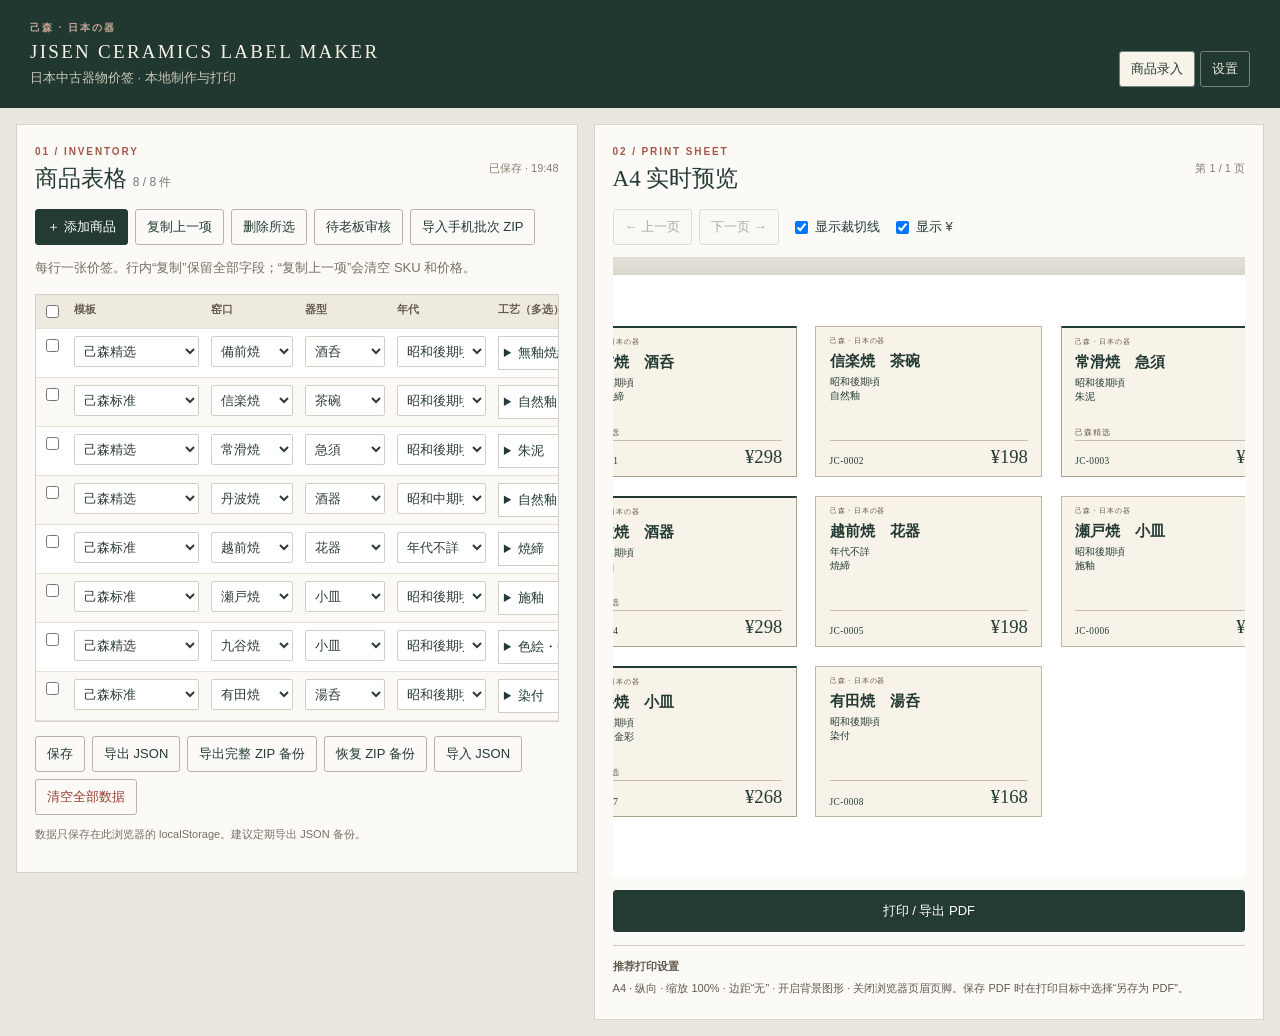
<file: index.html>
<!doctype html>
<html lang="zh-CN">
<head>
  <meta charset="utf-8">
  <meta name="viewport" content="width=device-width, initial-scale=1">
  <title>JISEN CERAMICS LABEL MAKER｜己森 日本の器</title>
  <link rel="stylesheet" href="style.css">
  <script src="pricing.js" defer></script>
  <script src="image-analysis.js" defer></script>
  <script src="app.js" defer></script>
  <script src="capture-core.js" defer></script>
  <script src="mobile-store.js" defer></script>
  <script src="vendor/jszip.min.js" defer></script>
  <script src="transfer.js" defer></script>
  <script src="import-rules.js" defer></script>
  <script src="pc-import.js" defer></script>
</head>
<body>
  <header class="topbar no-print">
    <div><div class="eyebrow">己森 · 日本の器</div><h1>JISEN CERAMICS LABEL MAKER</h1><p>日本中古器物价签 · 本地制作与打印</p></div>
    <nav><button id="editorTab" class="active">商品录入</button><button id="settingsTab">设置</button></nav>
  </header>

  <main class="workspace no-print" id="editorView">
    <section class="editor-panel">
      <div class="section-heading"><div><span class="eyebrow">01 / INVENTORY</span><h2>商品表格 <small id="itemCount"></small></h2></div><span id="saveStatus" role="status">本地自动保存</span></div>
      <div class="toolbar">
        <button id="addBtn" class="primary">＋ 添加商品</button><button id="copyLastBtn">复制上一项</button><button id="deleteSelectedBtn">删除所选</button><button id="reviewFilter">待老板审核</button><button id="importMobileBtn">导入手机批次 ZIP</button><input id="importMobileFile" type="file" accept=".zip,application/zip" hidden>
      </div>
      <p class="hint">每行一张价签。行内“复制”保留全部字段；“复制上一项”会清空 SKU 和价格。</p>
      <div class="table-scroll"><table><thead><tr><th><input type="checkbox" id="selectAll" aria-label="选择全部"></th><th>模板</th><th>窑口</th><th>器型</th><th>年代</th><th>工艺（多选）</th><th>作家</th><th>附件</th><th>品相</th><th>SKU</th><th>价格 ¥</th><th>建议价</th><th>定价 / AI</th><th>操作</th></tr></thead><tbody id="itemRows"></tbody></table></div>
      <div class="data-actions"><button id="saveBtn">保存</button><button id="exportBtn">导出 JSON</button><button id="pcZipBackup">导出完整 ZIP 备份</button><button id="pcZipRestore">恢复 ZIP 备份</button><input id="pcZipRestoreFile" type="file" accept=".zip,application/zip" hidden><button id="importBtn">导入 JSON</button><button id="clearBtn" class="danger">清空全部数据</button><input id="importFile" type="file" accept=".json,application/json" hidden></div>
      <p class="small-note">数据只保存在此浏览器的 localStorage。建议定期导出 JSON 备份。</p>
    </section>

    <section class="preview-panel">
      <div class="section-heading"><div><span class="eyebrow">02 / PRINT SHEET</span><h2>A4 实时预览</h2></div><span id="pageIndicator">第 1 / 1 页</span></div>
      <div class="preview-controls"><button id="prevPage">← 上一页</button><button id="nextPage">下一页 →</button><label class="switch"><input id="cutLines" type="checkbox" checked>显示裁切线</label><label class="switch"><input id="currencySymbol" type="checkbox" checked>显示 ¥</label></div>
      <div class="paper-viewport"><div id="screenPaper" class="paper"></div></div>
      <button id="printBtn" class="primary print-button">打印 / 导出 PDF</button>
      <div class="print-help"><strong>推荐打印设置</strong><p>A4 · 纵向 · 缩放 100% · 边距“无” · 开启背景图形 · 关闭浏览器页眉页脚。保存 PDF 时在打印目标中选择“另存为 PDF”。</p></div>
    </section>
  </main>

  <main id="settingsView" class="settings-view no-print" hidden><div class="section-heading"><div><span class="eyebrow">03 / SETTINGS</span><h2>设置</h2></div><button id="backBtn">返回商品录入</button></div><p class="hint">修改选项后立即保存。已录入商品的原值不会被改写。</p><div id="settingsGroups" class="settings-grid"></div><div id="pricingSettings"></div></main>

  <dialog id="pricingDialog" class="pricing-dialog no-print"><div class="dialog-head"><div><span class="eyebrow">JISEN CERAMICS PRICING ASSISTANT</span><h2 id="pricingTitle">辅助定价</h2></div><button id="closePricing" aria-label="关闭">×</button></div><div id="pricingContent"></div></dialog>
  <dialog id="researchDialog" class="pricing-dialog research-dialog no-print"><div class="dialog-head"><div><span class="eyebrow">RESEARCH / INVESTIGATION</span><h2 id="researchTitle">AI 辅助调查</h2></div><button id="closeResearch" aria-label="关闭">×</button></div><div id="researchContent"></div></dialog>
  <dialog id="imageDialog" class="pricing-dialog image-dialog no-print"><div class="dialog-head"><div><span class="eyebrow">IMAGE / HUMAN REVIEW</span><h2 id="imageTitle">图片分析</h2></div><button id="closeImage" aria-label="关闭">×</button></div><div id="imageContent"></div></dialog>
  <dialog id="mobileImportDialog" class="pricing-dialog no-print"><div class="dialog-head"><h2>手机批次导入预览</h2><button id="closeMobileImport">×</button></div><div id="mobileImportContent"></div></dialog>
  <dialog id="mobileReviewDialog" class="pricing-dialog no-print"><div class="dialog-head"><h2 id="mobileReviewTitle">老板审核</h2><button id="closeMobileReview">×</button></div><div id="mobileReviewContent"></div></dialog>
  <dialog id="pcPhotosDialog" class="pricing-dialog no-print"><div class="dialog-head"><h2>商品照片</h2><button id="closePcPhotos">×</button></div><div id="pcPhotosContent"></div></dialog>

  <div id="printPages" class="print-pages" aria-hidden="true"></div>
</body>
</html>
</file>
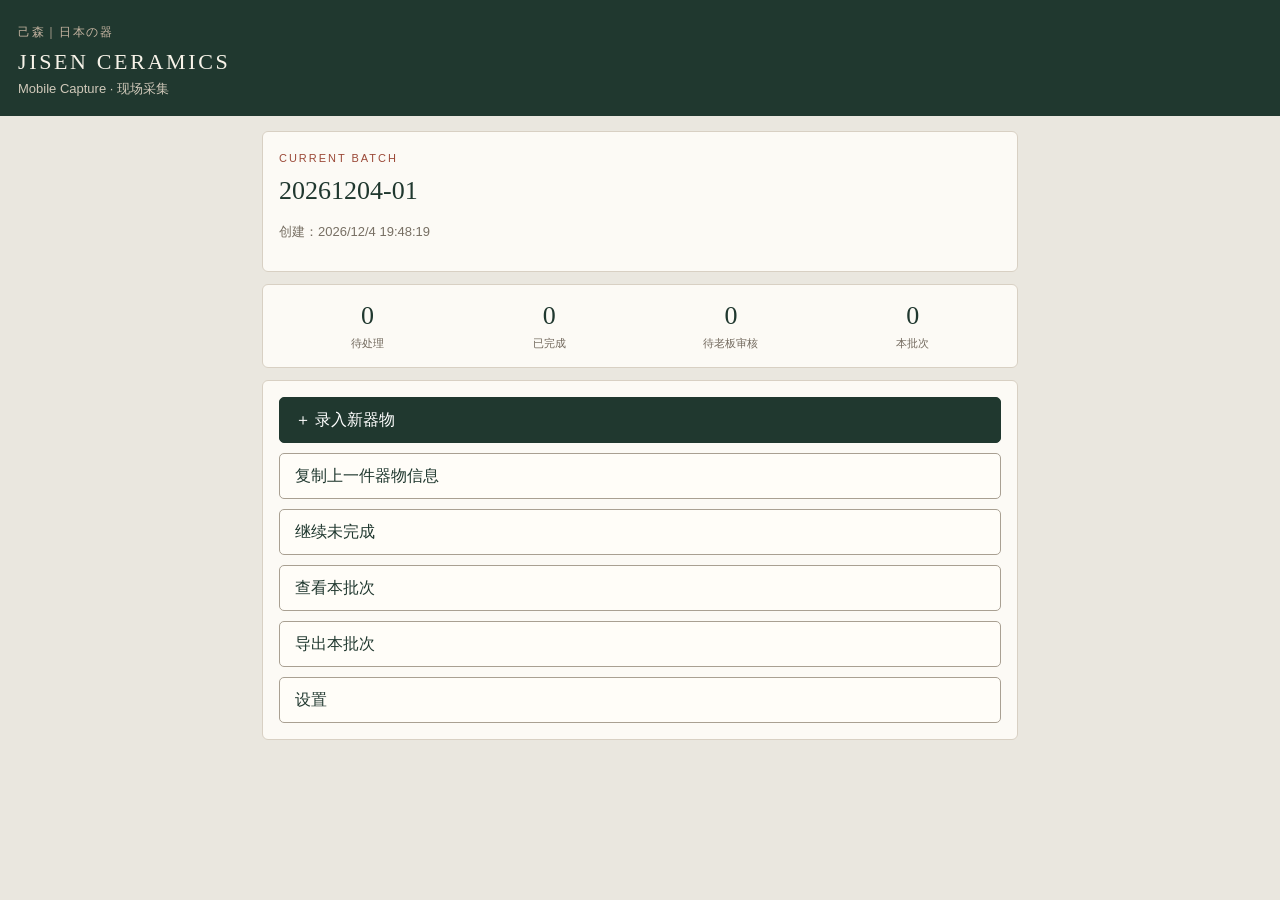
<file: mobile.html>
<!doctype html>
<html lang="zh-CN"><head><meta charset="utf-8"><meta name="viewport" content="width=device-width,initial-scale=1,viewport-fit=cover"><meta name="theme-color" content="#20382f"><link rel="manifest" href="manifest.webmanifest"><title>JISEN CERAMICS · Mobile Capture</title><link rel="stylesheet" href="mobile.css"><script src="pricing.js" defer></script><script src="capture-core.js" defer></script><script src="mobile-store.js" defer></script><script src="vendor/jszip.min.js" defer></script><script src="transfer.js" defer></script><script src="ai-config.js" defer></script><script src="vision-core.js" defer></script><script src="mobile.js" defer></script><script src="mobile-vision.js" defer></script></head>
<body>
<header class="mobile-head"><div class="mini">己森｜日本の器</div><h1>JISEN CERAMICS</h1><p>Mobile Capture · 现场采集</p></header>
<main>
  <section id="homeView" class="view"><div class="home-intro"><span class="eyebrow">CURRENT BATCH</span><h2 id="homeBatch">加载中</h2><p id="homeBatchTime"></p></div><div class="stats"><div><strong id="statDraft">0</strong><span>待处理</span></div><div><strong id="statReady">0</strong><span>已完成</span></div><div><strong id="statReview">0</strong><span>待老板审核</span></div><div><strong id="statTotal">0</strong><span>本批次</span></div></div><div class="home-actions"><button id="newProduct" class="primary">＋ 录入新器物</button><button id="copyPrevious">复制上一件器物信息</button><button id="continueDraft">继续未完成</button><button id="openBatch">查看本批次</button><button id="exportBatch">导出本批次</button><button id="openMobileSettings">设置</button></div><p id="homeStatus" class="status" role="status"></p></section>
  <section id="captureView" class="view" hidden><div class="view-bar"><button data-go="home">← 返回</button><span id="captureBadge" class="badge">未完成</span></div><h2>单件采集</h2><p class="small" id="captureBatch"></p><label class="field priority">SKU<input id="mSku" type="text" autocomplete="off" placeholder="JC-0231 · 可暂时留空"></label><section class="card"><h3>照片</h3><div id="photoSlots"></div><button id="mobileVision" hidden disabled>AI辅助识别</button><p id="mobileVisionHint" class="small">请先拍摄或选择照片。</p></section><section class="card"><h3>基础信息</h3><div id="basicFields"></div></section><details class="card"><summary>高级信息与定价因素</summary><div id="advancedFields"></div></details><section class="card price-card"><h3>规则建议价</h3><div id="priceSummary"></div><details><summary>为什么是这个价？</summary><div id="priceExplanation"></div></details><label class="field">暂定售价（PC 导入后仍可修改）<input id="mPrice" type="number" min="0" step="0.01" inputmode="decimal" placeholder="人工填写"></label><button id="useSuggested">采用建议价</button></section><section class="card"><label class="check"><input id="mOwnerReview" type="checkbox">提交老板审核</label><p id="reviewReasons" class="small"></p><label class="field">备注<textarea id="mNote" rows="3" placeholder="箱书、落款、异常等"></textarea></label><button id="mobileResearch" hidden>AI 辅助调查</button></section><div class="bottom-actions"><button id="saveCapture">保存</button><button id="saveNext" class="primary">保存并下一件</button></div><p id="captureStatusMessage" class="status" role="status"></p></section>
  <section id="batchView" class="view" hidden><div class="view-bar"><button data-go="home">← 返回</button></div><h2>本批次</h2><div id="batchMeta"></div><div class="row-actions"><button id="newBatch">新建批次</button><button id="endBatch">结束批次</button><button id="batchExport">导出本批次</button></div><div id="batchProducts"></div><p id="batchStatus" class="status" role="status"></p></section>
  <section id="mobileSettingsView" class="view" hidden><div class="view-bar"><button data-go="home">← 返回</button></div><h2>设置与备份</h2><div id="mobileSettingsContent"></div></section>
</main><dialog id="mobilePhotoDialog"><button id="closePhoto">关闭</button><img id="largePhoto" alt="商品照片大图"></dialog><dialog id="mobileResearchDialog"><button id="closeMobileResearch">关闭</button><h2>AI 辅助调查</h2><div id="mobileResearchContent"></div></dialog>
<dialog id="mobileVisionDialog"><button id="closeVision">关闭</button><h2 id="visionTitle">AI辅助识别</h2><div id="visionContent"><p id="visionStatus" role="status"></p></div></dialog>
</body></html>
</file>
<file: style.css>
:root{--paper:#f7f3e9;--ink:#243b34;--brown:#665747;--red:#a14d3b;--line:#d7cec0;--ui:#f3f0e9}*{box-sizing:border-box}body{margin:0;color:var(--ink);background:#e9e7e0;font-family:"Microsoft YaHei","PingFang SC",sans-serif;font-size:13px}button,input,select{font:inherit}button{border:1px solid #b9b2a6;background:#fbfaf6;color:var(--ink);border-radius:3px;padding:8px 11px;cursor:pointer;white-space:nowrap}button:hover{border-color:var(--ink)}button:disabled{opacity:.4;cursor:default}.primary{background:var(--ink);border-color:var(--ink);color:#fff}.danger{color:#9b3f32}.topbar{min-height:96px;display:flex;justify-content:space-between;align-items:end;padding:21px 30px;background:#20382f;color:#f6f1e8;gap:20px}.topbar h1{font-family:Georgia,serif;letter-spacing:.12em;font-weight:normal;font-size:19px;margin:6px 0}.topbar p{margin:0;color:#c9c6b9}.eyebrow{font-size:10px;letter-spacing:.19em;color:#a25948;font-weight:bold}.topbar .eyebrow{color:#c7a798}.topbar nav{display:flex;gap:5px}.topbar nav button{background:transparent;color:#e9e5db;border-color:#72847a}.topbar nav button.active{background:var(--paper);color:var(--ink)}.workspace{display:grid;grid-template-columns:minmax(510px,45%) minmax(0,55%);gap:16px;padding:16px;align-items:start}.editor-panel,.preview-panel,.settings-view{background:#fbfaf6;border:1px solid #d8d3c9;padding:18px;min-width:0}.section-heading{display:flex;justify-content:space-between;align-items:center;gap:12px;margin-bottom:15px}.section-heading h2{font-family:"Songti SC","SimSun",serif;font-weight:normal;font-size:23px;margin:5px 0 0}.section-heading small{font:12px "Microsoft YaHei",sans-serif;color:#777}.section-heading>span,#saveStatus{color:#877c6d;font-size:11px}.toolbar,.data-actions,.preview-controls{display:flex;flex-wrap:wrap;align-items:center;gap:7px}.hint,.small-note{color:#776f64;line-height:1.6}.small-note{font-size:11px}.table-scroll{overflow:auto;max-height:calc(100vh - 300px);border:1px solid #d6d1c8;margin-top:15px}table{border-collapse:collapse;min-width:1600px;width:100%;background:#fff}th,td{padding:7px 6px;border-bottom:1px solid #e5e0d7;text-align:left;vertical-align:top}th{position:sticky;top:0;background:#eeeae0;color:#655c50;z-index:2;font-size:11px;white-space:nowrap}tbody tr:nth-child(even){background:#faf9f5}td select,td input[type=text],td input[type=number]{width:100%;min-width:80px;border:1px solid #d3cec4;background:#fff;padding:6px 5px;border-radius:2px;color:#2e3d34}td .template-select{min-width:125px}td .custom-input{margin-top:4px}td .sku-input{min-width:85px}td .price-input{min-width:68px}td .row-actions{display:flex;gap:4px}td .row-actions button{padding:5px 7px;font-size:11px}.technique-picker{position:relative;min-width:120px}.technique-picker summary{border:1px solid #d3cec4;background:#fff;padding:7px 5px;cursor:pointer;white-space:nowrap;overflow:hidden;text-overflow:ellipsis;max-width:145px}.technique-menu{position:absolute;z-index:5;background:#fff;border:1px solid #b9b2a6;box-shadow:0 3px 8px #0002;padding:8px;width:180px;max-height:240px;overflow:auto}.technique-menu label{display:block;white-space:nowrap;margin:5px 0}.technique-menu input[type=text]{min-width:0}.details-row td{background:#f3f0e9;padding:12px 18px}.detail-grid{display:grid;grid-template-columns:repeat(3,minmax(150px,1fr));gap:8px 15px;max-width:800px}.detail-grid label{display:flex;flex-direction:column;gap:4px;color:#655c50}.detail-grid .checks{display:flex;flex-wrap:wrap;gap:10px;grid-column:1/-1}.detail-grid .checks label{flex-direction:row;align-items:center}.data-actions{margin-top:14px}.preview-controls{margin-bottom:12px}.switch{display:flex;align-items:center;gap:4px;margin-left:5px;white-space:nowrap}.paper-viewport{overflow:auto;background:#e1ded6;padding:18px;display:flex;justify-content:center;max-height:calc(100vh - 280px)}.paper{width:210mm;height:297mm;min-width:210mm;min-height:297mm;background:#fff;display:grid;grid-template-columns:repeat(3,60mm);grid-template-rows:repeat(6,40mm);column-gap:5mm;row-gap:5mm;padding:13.5mm 10mm;box-shadow:0 2px 12px #0002}.label{width:60mm;height:40mm;background:var(--paper);border:.3mm solid #aa9f8d;position:relative;overflow:hidden;padding:3mm 3.5mm 2.6mm;display:flex;flex-direction:column;font-family:"Yu Mincho","Noto Serif CJK JP","Songti SC","SimSun",serif;color:var(--ink);print-color-adjust:exact;-webkit-print-color-adjust:exact}.paper.no-cuts .label{border-color:transparent}.label.standard{border-color:#c1b7a8}.paper.no-cuts .label.standard{border-color:transparent}.label.select{border-top:.65mm solid var(--ink)}.label.archive{border-top:.75mm solid var(--red)}.label .brand{font-size:5.4pt;letter-spacing:.13em;color:var(--brown);line-height:1.1;margin-bottom:1.2mm}.label .name{font-size:11.5pt;line-height:1.3;white-space:nowrap;overflow:hidden;text-overflow:ellipsis;font-weight:bold}.label .meta{font-size:7.3pt;line-height:1.42;margin-top:1.2mm;max-height:15mm;min-height:0;overflow:hidden}.label .meta div{white-space:nowrap;overflow:hidden;text-overflow:ellipsis}.label.dense .meta{font-size:6pt;line-height:1.2}.label .mark{font:6.2pt Georgia,serif;letter-spacing:.12em;color:var(--brown);margin-top:auto;margin-bottom:.6mm}.label.archive .mark{color:var(--red)}.label .bottom{display:flex;align-items:end;justify-content:space-between;gap:2mm;border-top:.2mm solid #c7bdb0;padding-top:1mm;min-height:7mm}.label .sku{font:7pt Georgia,serif;letter-spacing:.04em;white-space:nowrap}.label .price{font:normal 14pt Georgia,"Yu Mincho",serif;white-space:nowrap;line-height:1}.label.archive .price{color:#7e392e}.print-button{margin-top:13px;width:100%;padding:11px}.print-help{margin-top:13px;border-top:1px solid #d7cec0;padding-top:12px;font-size:11px;color:#61594e;line-height:1.6}.print-help p{margin:4px 0}.settings-view{max-width:1100px;margin:16px auto}.settings-grid{display:grid;grid-template-columns:repeat(2,minmax(0,1fr));gap:13px}.settings-card{border:1px solid #d8d0c4;background:#fff;padding:15px}.settings-card h3{font-family:"Songti SC","SimSun",serif;font-weight:normal;font-size:18px;margin:0 0 10px}.option-row{display:flex;gap:5px;margin:5px 0}.option-row input{flex:1;min-width:0;padding:6px;border:1px solid #cfc8bc}.option-row button{padding:5px 8px}.settings-card .add-option{display:flex;gap:5px;margin-top:10px}.settings-card .add-option input{flex:1;min-width:0;border:1px solid #cfc8bc;padding:6px}.settings-card .restore{margin-top:10px}.print-pages{display:none}[hidden]{display:none!important}@media(max-width:1150px){.workspace{grid-template-columns:1fr}.table-scroll{max-height:450px}.paper-viewport{justify-content:flex-start}}@media(max-width:650px){.topbar{padding:15px;align-items:start;flex-direction:column}.workspace{padding:8px}.editor-panel,.preview-panel{padding:12px}.settings-grid{grid-template-columns:1fr}.paper-viewport{padding:8px}}
@page{size:A4 portrait;margin:0}@media print{html,body{width:210mm;margin:0;padding:0;background:#fff}.no-print{display:none!important}.print-pages{display:block!important}.print-pages .paper{width:210mm;height:297mm;min-width:210mm;min-height:297mm;box-shadow:none;break-after:page;page-break-after:always;break-inside:avoid;page-break-inside:avoid}.print-pages .paper:last-child{break-after:auto;page-break-after:auto}.label{break-inside:avoid;page-break-inside:avoid}}

/* Pricing Assistant is screen-only; it does not alter the print sheet. */
.suggestion{font-family:Georgia,serif;font-size:15px;color:var(--ink);white-space:nowrap;font-weight:bold}
.research-needed{background:#f4e9df;border-color:#b4735a;color:#813e2e}
.research-idle{color:#8b867f}
.pricing-dialog{width:min(900px,calc(100vw - 32px));max-height:calc(100vh - 32px);overflow:auto;border:1px solid #b9ad9d;border-radius:4px;background:#fbfaf6;color:var(--ink);padding:22px;box-shadow:0 15px 45px #0003}
.pricing-dialog::backdrop{background:#16241ccc}
.dialog-head{display:flex;align-items:start;justify-content:space-between;gap:10px;border-bottom:1px solid var(--line);padding-bottom:10px;margin-bottom:15px}
.dialog-head h2{font:normal 24px "Songti SC","SimSun",serif;margin:5px 0}
.dialog-head button{font-size:22px;line-height:1;padding:4px 9px}
.pricing-grid{display:grid;grid-template-columns:1fr 1fr;gap:20px}
.pricing-grid h3,.research-result h3{font:normal 18px "Songti SC","SimSun",serif;border-bottom:1px solid var(--line);padding-bottom:7px;margin:0 0 12px}
.stacked{display:flex;flex-direction:column;gap:5px;margin:9px 0;color:#62594f}
.stacked input,.stacked select,.stacked textarea,.pricing-settings textarea{border:1px solid #cfc8bc;border-radius:2px;background:#fff;padding:7px;color:var(--ink);width:100%;min-width:0}
.factor-list{display:grid;grid-template-columns:1fr 1fr;gap:6px;margin:14px 0}
.factor-row{display:flex;gap:6px;align-items:start;padding:7px;border:1px solid #e3ddd4;background:#fff;line-height:1.35}
.factor-row small{display:block;color:#887a69;margin-top:3px}
.flag-list{display:flex;flex-wrap:wrap;gap:7px 15px;margin:13px 0}
.flag-list label{white-space:nowrap}
.calculation{border:1px solid #cfc7ba;background:var(--paper);padding:13px}
.calculation>div{display:flex;justify-content:space-between;gap:10px;padding:5px 0}
.calculation .suggested{border-top:1px solid #b7ac9d;margin-top:5px;padding-top:10px;font-size:16px}
.research-status{border-left:3px solid #a75b43;background:#f5eee7;padding:10px;margin:15px 0;line-height:1.5}
.research-status ul{margin:6px 0 0;padding-left:19px}
.final-adopt{border-top:1px solid var(--line);margin-top:18px;padding-top:11px}
.final-adopt input{max-width:230px}
.pricing-settings{margin-top:15px}
.pricing-settings h4{font-weight:normal;font-size:14px;border-top:1px solid var(--line);padding-top:12px;margin-bottom:8px}
.pricing-settings .config-list{display:grid;grid-template-columns:repeat(2,minmax(0,1fr));gap:5px 14px}
.config-row,.factor-setting{display:flex;align-items:center;gap:8px;padding:3px 0}
.config-row span{flex:1}
.config-row input{width:82px;border:1px solid #cfc8bc;padding:6px}
.factor-setting{grid-column:1/-1}
.factor-setting>input[type=text]{flex:1;min-width:0;border:1px solid #cfc8bc;padding:6px}
.factor-setting>input[type=number]{width:65px;border:1px solid #cfc8bc;padding:6px}
.factor-setting label{white-space:nowrap}
.pricing-settings .add-option input{max-width:180px}
.research-dialog #researchPrompt{display:block;width:100%;min-height:220px;resize:vertical;border:1px solid #cfc8bc;background:#fff;padding:10px;color:var(--ink);font:12px/1.6 "Microsoft YaHei",sans-serif}
.research-actions{display:flex;flex-wrap:wrap;gap:7px;margin:12px 0}
.research-result{border-top:1px solid var(--line);margin-top:18px;padding-top:13px}
.research-result>div{margin-bottom:10px}
.research-result pre{white-space:pre-wrap;overflow-wrap:anywhere;font:12px/1.5 "Microsoft YaHei",sans-serif;background:#f4f0e8;padding:8px;margin:4px 0}
@media(max-width:720px){.pricing-grid,.factor-list,.pricing-settings .config-list{grid-template-columns:1fr}.pricing-dialog{padding:13px}}
@media print{.pricing-dialog{display:none!important}}

.image-dialog{width:min(960px,calc(100vw - 32px))}
.image-preview{display:flex;align-items:center;gap:12px;background:#f2eee5;border:1px solid var(--line);padding:10px;margin:10px 0}
.image-preview img{display:block;max-width:min(360px,55vw);max-height:270px;object-fit:contain;background:#fff}
.image-preview span{overflow-wrap:anywhere;color:#63594c}
.image-results{border-top:1px solid var(--line);margin-top:16px;padding-top:12px}
.image-results h3{font:normal 19px "Songti SC","SimSun",serif;margin:0 0 7px}
.image-field-list{border:1px solid var(--line);margin:10px 0 14px}
.image-field-row{display:grid;grid-template-columns:minmax(170px,1.2fr) minmax(150px,1fr) auto;gap:12px;align-items:center;padding:9px;border-bottom:1px solid #e5ded3}
.image-field-row:last-child{border-bottom:0}
.image-field-row:nth-child(even){background:#f8f5ee}
.image-field-row strong,.image-field-row small{display:block}
.image-field-row small{margin-top:3px;color:#776d60;overflow-wrap:anywhere}
.image-field-row input[type=text]{width:100%;min-width:0;padding:7px;border:1px solid #cfc8bc;background:#fff}
.image-field-row label{white-space:nowrap}
@media(max-width:650px){.image-field-row{grid-template-columns:1fr auto}.image-field-row>div{grid-column:1/-1}}
@media print{.image-dialog{display:none!important}}


.pc-photo-grid,#pcPhotosContent{display:flex;flex-wrap:wrap;gap:12px}.pc-photo{margin:0;max-width:220px}.pc-photo img{max-width:100%;max-height:220px;object-fit:contain}.pc-photo figcaption{text-align:center;font-size:13px}.review-factors{display:grid;grid-template-columns:repeat(2,minmax(0,1fr));gap:5px}#mobileReviewContent>label{display:block;margin:10px 0}#mobileReviewContent>label>input,#mobileReviewContent>label>select{display:block;width:100%;min-height:40px}#mobileImportDialog{max-width:min(95vw,1100px)}#mobileImportContent .table-scroll{max-height:52vh;overflow:auto}
</file>
<file: mobile.css>
:root{--ink:#20382f;--paper:#f7f3e9;--line:#d8d0c3;--brown:#665747;--red:#9b4938}*{box-sizing:border-box}html{font-size:16px}body{margin:0;background:#eae7df;color:var(--ink);font-family:"Microsoft YaHei","PingFang SC",sans-serif}button,input,select,textarea{font:inherit}button,input,select,textarea{min-height:46px}button{border:1px solid #a9a092;background:#fffdf8;color:var(--ink);padding:10px 15px;border-radius:5px;cursor:pointer}button:disabled{opacity:.45}.primary{background:var(--ink);border-color:var(--ink);color:#fff}.mobile-head{background:var(--ink);color:var(--paper);padding:24px 18px 18px}.mobile-head .mini{font-size:12px;letter-spacing:.14em;color:#c6b5a2}.mobile-head h1{font:normal 22px Georgia,serif;letter-spacing:.12em;margin:8px 0 5px}.mobile-head p{margin:0;font-size:13px;color:#d0c9ba}main{max-width:780px;margin:auto;padding:15px 12px 110px}.view{min-width:0}.view[hidden]{display:none}.home-intro,.card,.stats,.home-actions,.batch-item,.settings-card{background:#fcfaf5;border:1px solid var(--line);border-radius:6px;padding:16px;margin-bottom:12px}.home-intro h2{font:normal 25px "Songti SC","SimSun",serif;margin:7px 0}.home-intro p,.small{color:#776f63;font-size:13px;line-height:1.55}.eyebrow{color:var(--red);letter-spacing:.18em;font-size:11px}.stats{display:grid;grid-template-columns:repeat(4,1fr);gap:5px;text-align:center}.stats strong,.stats span{display:block}.stats strong{font:26px Georgia,serif}.stats span{font-size:11px;color:#71685c;margin-top:5px}.home-actions{display:grid;gap:10px}.home-actions button{width:100%;text-align:left}.view-bar{display:flex;justify-content:space-between;align-items:center;margin-bottom:10px}.view h2{font:normal 26px "Songti SC","SimSun",serif;margin:10px 0 16px}.badge{font-size:12px;background:#eee4d8;border-radius:12px;padding:5px 10px}.field{display:flex;flex-direction:column;gap:7px;margin:10px 0;color:#594f44;font-size:14px}.field input,.field select,.field textarea,.settings-card input,.settings-card select{width:100%;border:1px solid #c6bdae;background:#fff;border-radius:4px;padding:10px;color:var(--ink)}.field textarea{resize:vertical}.priority{font-weight:bold;font-size:16px;background:#fcfaf5;border:1px solid var(--line);padding:14px;border-radius:6px}.card h3,.settings-card h3{font:normal 20px "Songti SC","SimSun",serif;margin:0 0 12px}.card summary{min-height:44px;display:flex;align-items:center;font-weight:bold;cursor:pointer}.check{display:flex;align-items:center;gap:9px;min-height:45px}.check input{width:20px;height:20px;flex:none}.factor-list{display:grid;grid-template-columns:1fr 1fr;gap:7px}.factor-list label{background:#f5f1e9;border:1px solid var(--line);padding:7px;border-radius:4px;display:flex;gap:5px;align-items:center;min-height:48px;font-size:13px}.factor-list input{width:18px;height:18px;flex:none}.price-card #priceSummary{font-size:18px;line-height:1.8}.price-card #priceSummary strong{color:var(--red);font-size:24px}.price-card #priceExplanation{font-size:13px;line-height:1.7;color:#665c4f}.bottom-actions{position:fixed;z-index:5;bottom:0;left:0;right:0;display:flex;gap:8px;padding:10px max(12px,env(safe-area-inset-right)) calc(10px + env(safe-area-inset-bottom)) max(12px,env(safe-area-inset-left));background:#fcfaf5;border-top:1px solid var(--line)}.bottom-actions button{flex:1}.status{color:#84503e;min-height:20px;font-size:13px}.row-actions{display:flex;gap:8px;flex-wrap:wrap;margin:12px 0}.batch-item{display:flex;justify-content:space-between;gap:10px;align-items:center}.batch-item strong,.batch-item small{display:block}.batch-item small{margin-top:3px;color:#766d62}.photo-slot{border:1px dashed #bcb09f;border-radius:4px;padding:11px;margin:8px 0;background:#faf7f0}.photo-slot h4{margin:0 0 8px}.photo-list{display:flex;gap:8px;flex-wrap:wrap}.photo-tile{width:100px;position:relative}.photo-tile img{width:100px;height:100px;object-fit:cover;display:block;border-radius:3px}.photo-tile button{font-size:12px;padding:4px 7px;min-height:34px;margin-top:4px}.photo-slot input{width:100%;max-width:100%;font-size:13px}.settings-card{overflow-wrap:anywhere}.settings-card .check{font-size:14px}dialog{border:1px solid #b6aa99;border-radius:6px;max-width:min(94vw,750px);max-height:90vh;overflow:auto;background:#fcfaf5;color:var(--ink);padding:18px}dialog::backdrop{background:#15251ccc}#mobilePhotoDialog img{display:block;max-width:85vw;max-height:75vh;object-fit:contain;margin-top:10px}#mobileResearchDialog textarea{width:100%;min-height:220px;border:1px solid var(--line);padding:10px}.muted{color:#7b7368}.hidden{display:none!important}@media(max-width:430px){.factor-list{grid-template-columns:1fr}.stats strong{font-size:21px}.stats span{font-size:10px}}
.photo-thumbs{display:flex;gap:9px;flex-wrap:wrap;margin:9px 0}.photo-thumb{width:94px}.photo-open{padding:0;min-height:0;border:0}.photo-open img{display:block;width:94px;height:94px;object-fit:cover}.photo-thumb .danger{width:100%;min-height:40px;padding:5px;color:#943e34}.photo-picker{display:block;position:relative;overflow:hidden;background:#fff;border:1px solid #a9a092;border-radius:5px;text-align:center;padding:12px;min-height:46px;cursor:pointer}.photo-picker input{position:absolute;inset:0;opacity:0;cursor:pointer;width:100%}#mobileResearchContent pre{white-space:pre-wrap;overflow-wrap:anywhere;font-size:12px}#mobileSettingsContent .card{overflow-wrap:anywhere}

/* V2.1: isolated AI confirmation dialog. */
#mobileVisionDialog{width:min(94vw,740px);max-height:90dvh;overflow:auto;border:1px solid #bdb7aa;border-radius:12px;padding:20px;background:#faf8f1;color:#20382f}#mobileVisionDialog::backdrop{background:#0008}.vision-photo-list{display:grid;grid-template-columns:repeat(auto-fit,minmax(110px,1fr));gap:10px;margin:16px 0}.vision-photo{display:grid;gap:5px}.vision-photo img{width:100%;height:110px;object-fit:cover;border-radius:5px}.vision-field{border-top:1px solid #ddd5c5;padding:14px 0}.vision-field input{width:100%;margin:8px 0;padding:10px}.vision-field p{font-size:14px}.notice{padding:10px;background:#f0e6c9}.vision-field [data-adoption]{font-size:13px}.vision-field .row-actions{flex-wrap:wrap}#visionResults pre{white-space:pre-wrap;overflow-wrap:anywhere;font-size:13px}#visionResults details{margin:14px 0}#visionSearchAttribution iframe{width:100%;border:0;min-height:100px}
</file>
